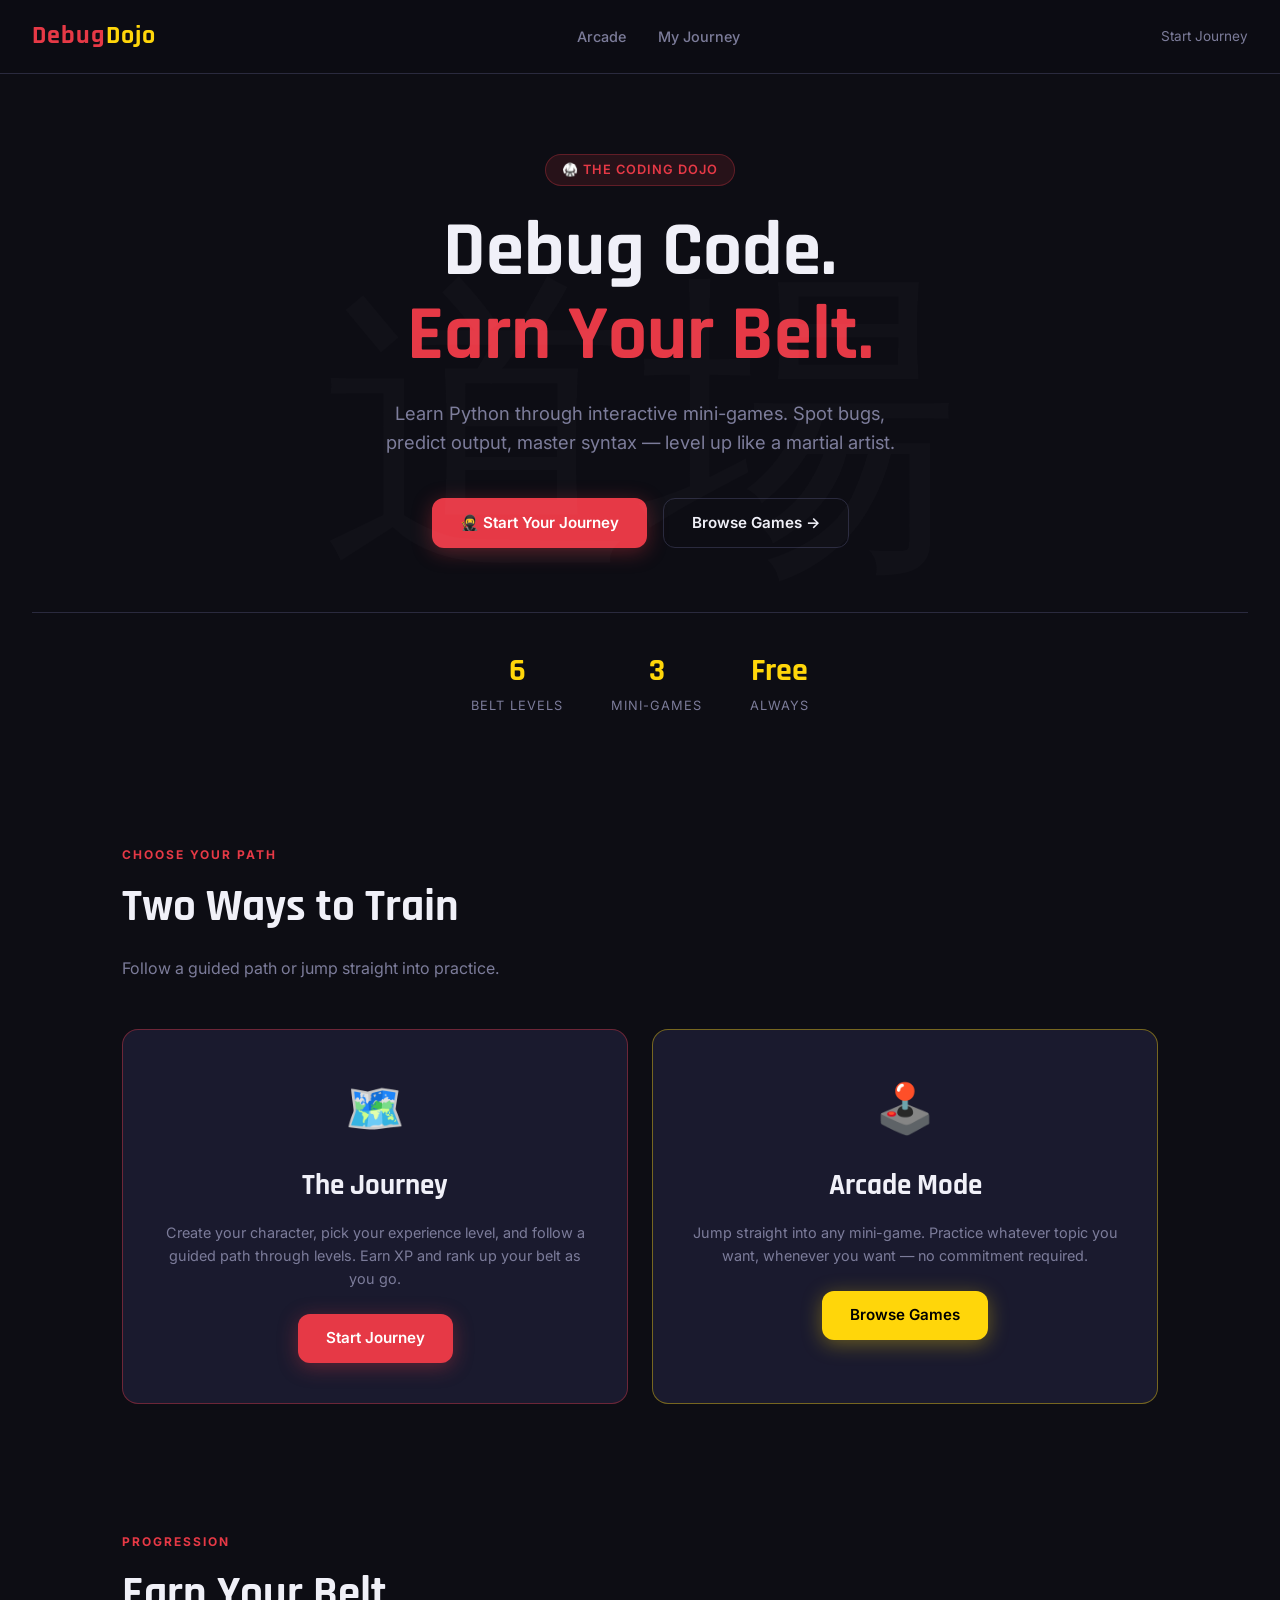
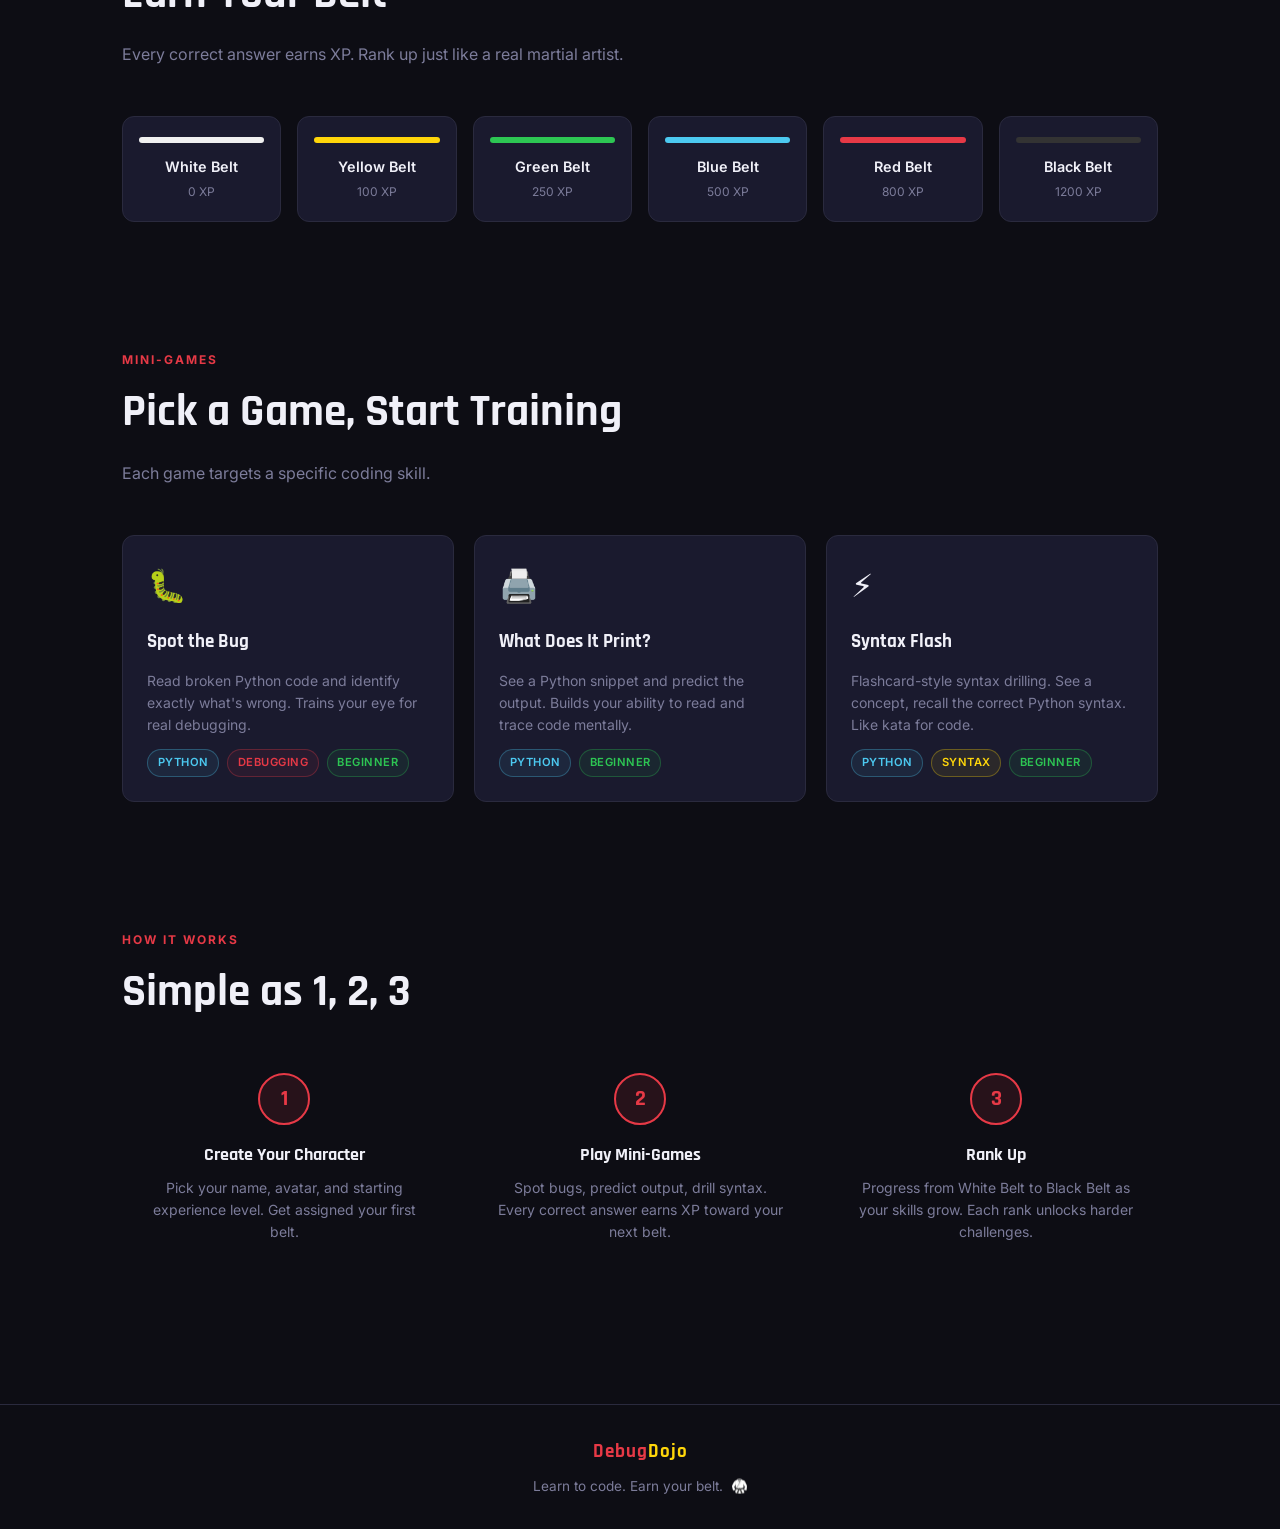
<file: index.html>
<!DOCTYPE html>
<html lang="en">
<head>
  <meta charset="UTF-8">
  <meta name="viewport" content="width=device-width, initial-scale=1.0">
  <title>DebugDojo — Learn to Code Through Play</title>
  <meta name="description" content="DebugDojo teaches you to code through interactive mini-games. Debug Python, master syntax, and earn your black belt in programming.">
  <link rel="stylesheet" href="css/style.css">
</head>
<body>

<nav>
  <a href="index.html" class="logo">Debug<span>Dojo</span></a>
  <ul>
    <li><a href="arcade.html">Arcade</a></li>
    <li><a href="journey.html">My Journey</a></li>
  </ul>
  <a href="journey.html" class="nav-belt" id="nav-belt">
    <span class="belt-dot" style="--belt-color:#f0f0f0"></span>
    <span class="belt-name">Start Journey</span>
  </a>
</nav>

<div class="hero">
  <div class="hero-tag">🥋 The Coding Dojo</div>
  <h1>Debug Code.<br><span>Earn Your Belt.</span></h1>
  <p>Learn Python through interactive mini-games. Spot bugs, predict output, master syntax — level up like a martial artist.</p>
  <div class="hero-btns">
    <a href="journey.html" class="btn btn-red">🥷 Start Your Journey</a>
    <a href="arcade.html"  class="btn btn-ghost">Browse Games →</a>
  </div>
  <div class="hero-stats">
    <div>
      <div class="stat-num">6</div>
      <div class="stat-label">Belt Levels</div>
    </div>
    <div>
      <div class="stat-num">3</div>
      <div class="stat-label">Mini-Games</div>
    </div>
    <div>
      <div class="stat-num">Free</div>
      <div class="stat-label">Always</div>
    </div>
  </div>
</div>

<section>
  <div class="section-tag">Choose Your Path</div>
  <div class="section-title">Two Ways to Train</div>
  <p class="section-sub">Follow a guided path or jump straight into practice.</p>
  <div class="modes">
    <a href="journey.html" class="mode-card journey">
      <div class="mode-icon">🗺️</div>
      <h2>The Journey</h2>
      <p>Create your character, pick your experience level, and follow a guided path through levels. Earn XP and rank up your belt as you go.</p>
      <span class="btn btn-red">Start Journey</span>
    </a>
    <a href="arcade.html" class="mode-card arcade">
      <div class="mode-icon">🕹️</div>
      <h2>Arcade Mode</h2>
      <p>Jump straight into any mini-game. Practice whatever topic you want, whenever you want — no commitment required.</p>
      <span class="btn btn-gold">Browse Games</span>
    </a>
  </div>
</section>

<section>
  <div class="section-tag">Progression</div>
  <div class="section-title">Earn Your Belt</div>
  <p class="section-sub">Every correct answer earns XP. Rank up just like a real martial artist.</p>
  <div class="belts-grid">
    <div class="belt-card">
      <div class="belt-stripe" style="background:#f0f0f0"></div>
      <div class="name">White Belt</div>
      <div class="xp">0 XP</div>
    </div>
    <div class="belt-card">
      <div class="belt-stripe" style="background:#ffd60a"></div>
      <div class="name">Yellow Belt</div>
      <div class="xp">100 XP</div>
    </div>
    <div class="belt-card">
      <div class="belt-stripe" style="background:#2dc653"></div>
      <div class="name">Green Belt</div>
      <div class="xp">250 XP</div>
    </div>
    <div class="belt-card">
      <div class="belt-stripe" style="background:#4cc9f0"></div>
      <div class="name">Blue Belt</div>
      <div class="xp">500 XP</div>
    </div>
    <div class="belt-card">
      <div class="belt-stripe" style="background:#e63946"></div>
      <div class="name">Red Belt</div>
      <div class="xp">800 XP</div>
    </div>
    <div class="belt-card">
      <div class="belt-stripe" style="background:#333"></div>
      <div class="name">Black Belt</div>
      <div class="xp">1200 XP</div>
    </div>
  </div>
</section>

<section>
  <div class="section-tag">Mini-Games</div>
  <div class="section-title">Pick a Game, Start Training</div>
  <p class="section-sub">Each game targets a specific coding skill.</p>
  <div class="games-grid">
    <a href="games/spot-the-bug.html" class="game-card">
      <div class="game-icon">🐛</div>
      <h3>Spot the Bug</h3>
      <p>Read broken Python code and identify exactly what's wrong. Trains your eye for real debugging.</p>
      <div class="game-meta">
        <span class="tag tag-python">Python</span>
        <span class="tag tag-debug">Debugging</span>
        <span class="tag tag-easy">Beginner</span>
      </div>
    </a>
    <a href="games/what-prints.html" class="game-card">
      <div class="game-icon">🖨️</div>
      <h3>What Does It Print?</h3>
      <p>See a Python snippet and predict the output. Builds your ability to read and trace code mentally.</p>
      <div class="game-meta">
        <span class="tag tag-python">Python</span>
        <span class="tag tag-easy">Beginner</span>
      </div>
    </a>
    <a href="games/syntax-flash.html" class="game-card">
      <div class="game-icon">⚡</div>
      <h3>Syntax Flash</h3>
      <p>Flashcard-style syntax drilling. See a concept, recall the correct Python syntax. Like kata for code.</p>
      <div class="game-meta">
        <span class="tag tag-python">Python</span>
        <span class="tag tag-syntax">Syntax</span>
        <span class="tag tag-easy">Beginner</span>
      </div>
    </a>
  </div>
</section>

<section>
  <div class="section-tag">How It Works</div>
  <div class="section-title">Simple as 1, 2, 3</div>
  <div class="steps">
    <div class="step">
      <div class="step-num">1</div>
      <h3>Create Your Character</h3>
      <p>Pick your name, avatar, and starting experience level. Get assigned your first belt.</p>
    </div>
    <div class="step">
      <div class="step-num">2</div>
      <h3>Play Mini-Games</h3>
      <p>Spot bugs, predict output, drill syntax. Every correct answer earns XP toward your next belt.</p>
    </div>
    <div class="step">
      <div class="step-num">3</div>
      <h3>Rank Up</h3>
      <p>Progress from White Belt to Black Belt as your skills grow. Each rank unlocks harder challenges.</p>
    </div>
  </div>
</section>

<footer>
  <span class="logo">Debug<span style="color:var(--gold)">Dojo</span></span>
  <p>Learn to code. Earn your belt. &nbsp;🥋</p>
</footer>

<script src="js/app.js"></script>
</body>
</html>
</file>
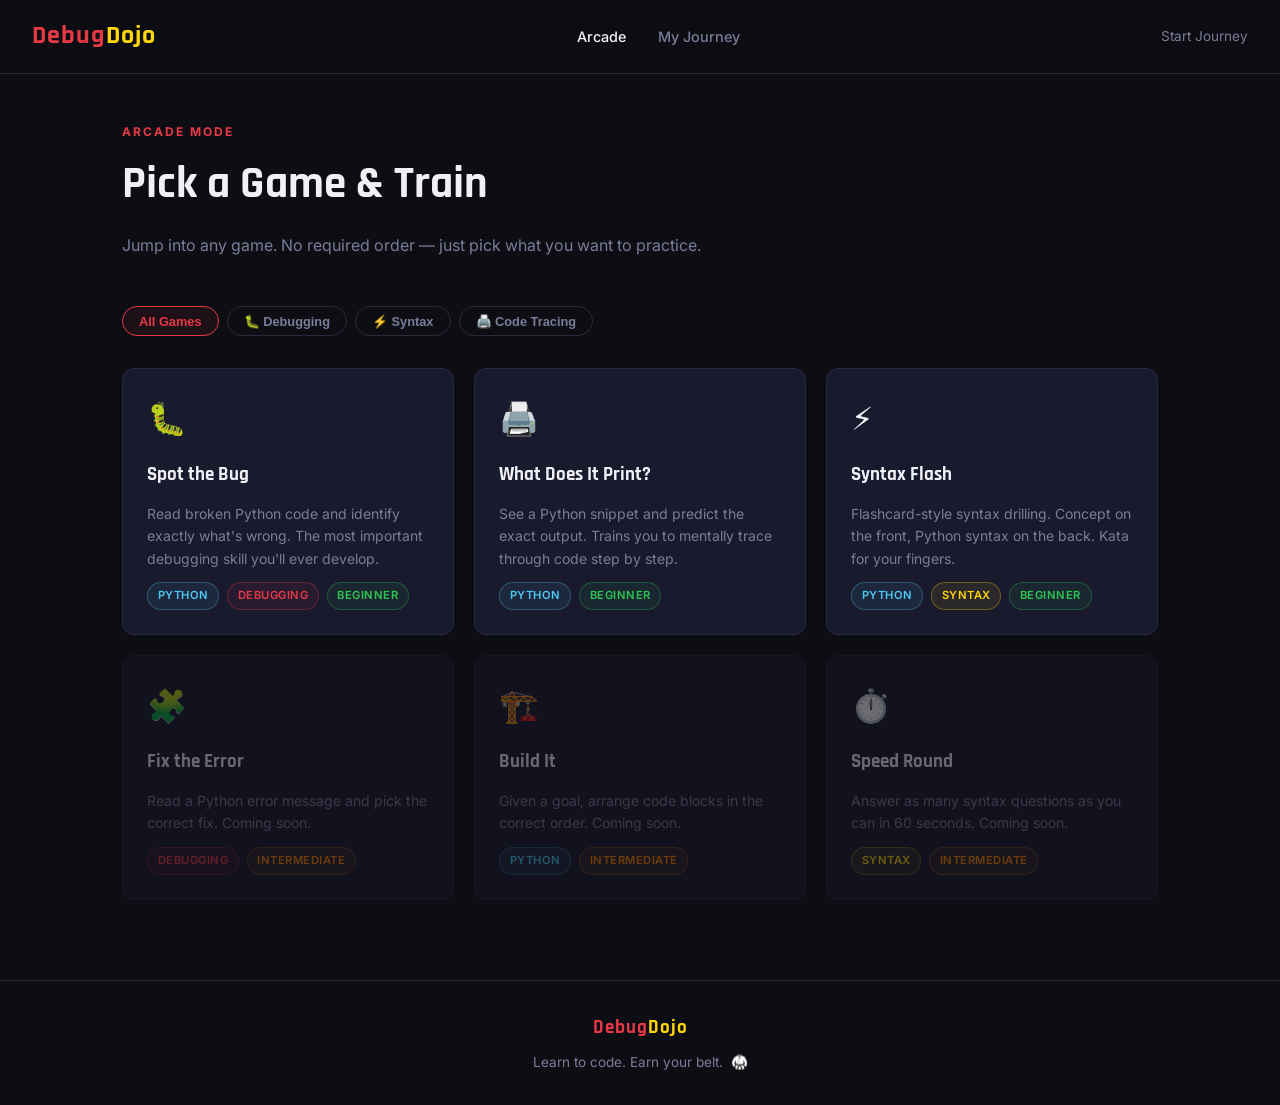
<file: arcade.html>
<!DOCTYPE html>
<html lang="en">
<head>
  <meta charset="UTF-8">
  <meta name="viewport" content="width=device-width, initial-scale=1.0">
  <title>Arcade — DebugDojo</title>
  <meta name="description" content="Browse all DebugDojo mini-games. Practice Python debugging, syntax, and problem solving.">
  <link rel="stylesheet" href="css/style.css">
</head>
<body>

<nav>
  <a href="index.html" class="logo">Debug<span>Dojo</span></a>
  <ul>
    <li><a href="arcade.html" style="color:var(--text)">Arcade</a></li>
    <li><a href="journey.html">My Journey</a></li>
  </ul>
  <a href="journey.html" class="nav-belt" id="nav-belt">
    <span class="belt-dot"></span>
    <span class="belt-name">Start Journey</span>
  </a>
</nav>

<div class="arcade-header">
  <div class="section-tag">Arcade Mode</div>
  <div class="section-title">Pick a Game & Train</div>
  <p class="section-sub">Jump into any game. No required order — just pick what you want to practice.</p>

  <div class="filter-bar">
    <button class="filter-btn active" onclick="filter('all', this)">All Games</button>
    <button class="filter-btn" onclick="filter('debug', this)">🐛 Debugging</button>
    <button class="filter-btn" onclick="filter('syntax', this)">⚡ Syntax</button>
    <button class="filter-btn" onclick="filter('trace', this)">🖨️ Code Tracing</button>
  </div>

  <div class="games-grid" id="games-grid">

    <a href="games/spot-the-bug.html" class="game-card" data-cat="debug">
      <div class="game-icon">🐛</div>
      <h3>Spot the Bug</h3>
      <p>Read broken Python code and identify exactly what's wrong. The most important debugging skill you'll ever develop.</p>
      <div class="game-meta">
        <span class="tag tag-python">Python</span>
        <span class="tag tag-debug">Debugging</span>
        <span class="tag tag-easy">Beginner</span>
      </div>
    </a>

    <a href="games/what-prints.html" class="game-card" data-cat="trace">
      <div class="game-icon">🖨️</div>
      <h3>What Does It Print?</h3>
      <p>See a Python snippet and predict the exact output. Trains you to mentally trace through code step by step.</p>
      <div class="game-meta">
        <span class="tag tag-python">Python</span>
        <span class="tag tag-easy">Beginner</span>
      </div>
    </a>

    <a href="games/syntax-flash.html" class="game-card" data-cat="syntax">
      <div class="game-icon">⚡</div>
      <h3>Syntax Flash</h3>
      <p>Flashcard-style syntax drilling. Concept on the front, Python syntax on the back. Kata for your fingers.</p>
      <div class="game-meta">
        <span class="tag tag-python">Python</span>
        <span class="tag tag-syntax">Syntax</span>
        <span class="tag tag-easy">Beginner</span>
      </div>
    </a>

    <div class="game-card" style="opacity:0.4;cursor:not-allowed">
      <div class="game-icon">🧩</div>
      <h3>Fix the Error</h3>
      <p>Read a Python error message and pick the correct fix. Coming soon.</p>
      <div class="game-meta">
        <span class="tag tag-debug">Debugging</span>
        <span class="tag tag-medium">Intermediate</span>
      </div>
    </div>

    <div class="game-card" style="opacity:0.4;cursor:not-allowed">
      <div class="game-icon">🏗️</div>
      <h3>Build It</h3>
      <p>Given a goal, arrange code blocks in the correct order. Coming soon.</p>
      <div class="game-meta">
        <span class="tag tag-python">Python</span>
        <span class="tag tag-medium">Intermediate</span>
      </div>
    </div>

    <div class="game-card" style="opacity:0.4;cursor:not-allowed">
      <div class="game-icon">⏱️</div>
      <h3>Speed Round</h3>
      <p>Answer as many syntax questions as you can in 60 seconds. Coming soon.</p>
      <div class="game-meta">
        <span class="tag tag-syntax">Syntax</span>
        <span class="tag tag-medium">Intermediate</span>
      </div>
    </div>

  </div>
</div>

<footer>
  <span class="logo">Debug<span style="color:var(--gold)">Dojo</span></span>
  <p>Learn to code. Earn your belt. &nbsp;🥋</p>
</footer>

<script src="js/app.js"></script>
<script>
function filter(cat, btn) {
  document.querySelectorAll('.filter-btn').forEach(b => b.classList.remove('active'));
  btn.classList.add('active');
  document.querySelectorAll('.game-card[data-cat]').forEach(card => {
    card.style.display = (cat === 'all' || card.dataset.cat === cat) ? '' : 'none';
  });
}
</script>
</body>
</html>
</file>
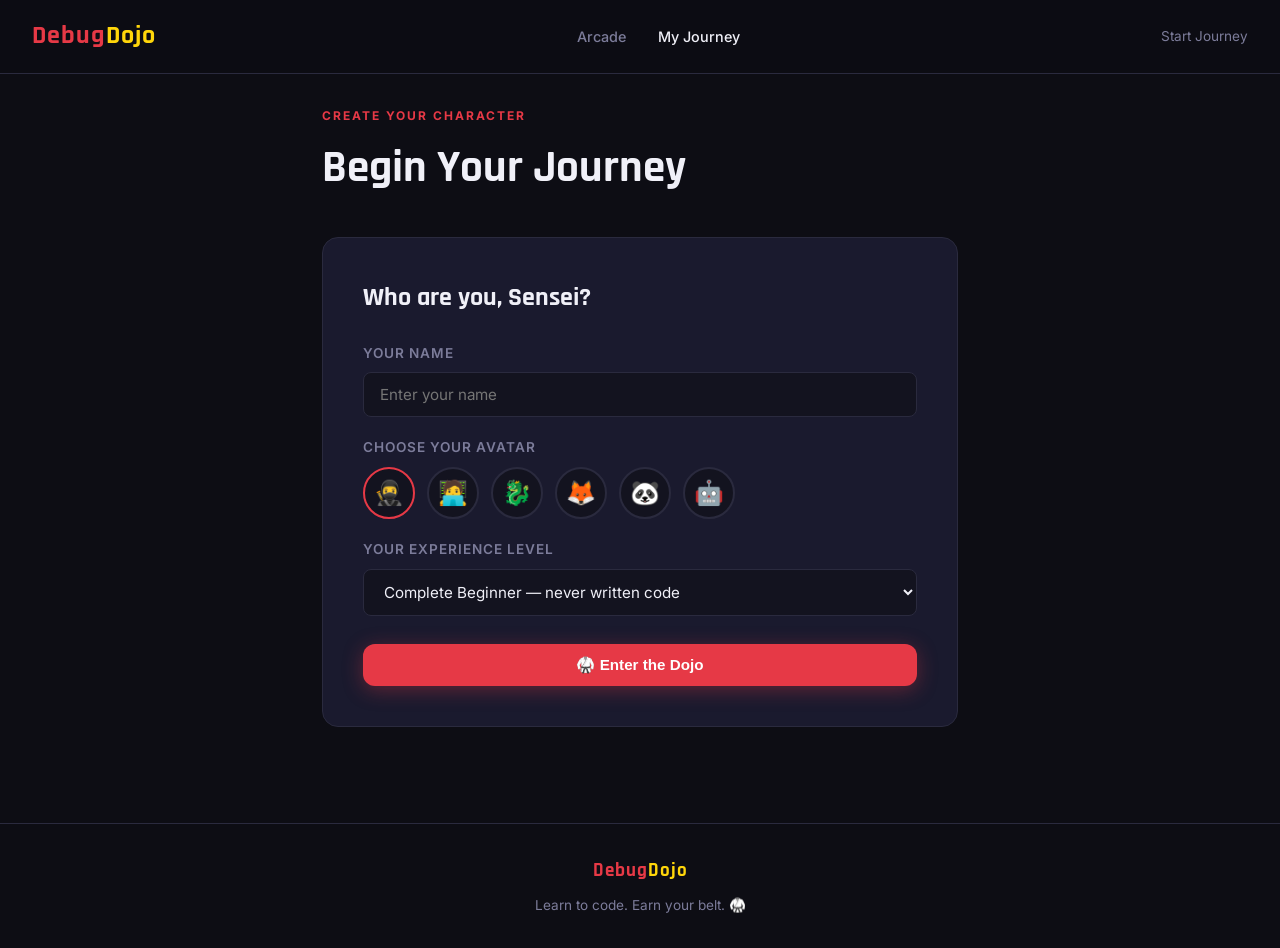
<file: journey.html>
<!DOCTYPE html>
<html lang="en">
<head>
  <meta charset="UTF-8">
  <meta name="viewport" content="width=device-width, initial-scale=1.0">
  <title>My Journey — DebugDojo</title>
  <link rel="stylesheet" href="css/style.css">
</head>
<body>

<nav>
  <a href="index.html" class="logo">Debug<span>Dojo</span></a>
  <ul>
    <li><a href="arcade.html">Arcade</a></li>
    <li><a href="journey.html" style="color:var(--text)">My Journey</a></li>
  </ul>
  <a href="journey.html" class="nav-belt" id="nav-belt">
    <span class="belt-dot"></span>
    <span class="belt-name">My Belt</span>
  </a>
</nav>

<div class="journey-page">

  <div id="setup-section">
    <div class="section-tag">Create Your Character</div>
    <h1 class="section-title" style="margin-bottom:2rem">Begin Your Journey</h1>

    <div class="setup-form">
      <h2>Who are you, Sensei?</h2>

      <div class="form-group">
        <label>Your Name</label>
        <input type="text" id="input-name" placeholder="Enter your name" maxlength="20">
      </div>

      <div class="form-group">
        <label>Choose Your Avatar</label>
        <div class="avatar-picker" id="avatar-picker">
          <div class="avatar-opt selected" data-emoji="🥷">🥷</div>
          <div class="avatar-opt" data-emoji="🧑‍💻">🧑‍💻</div>
          <div class="avatar-opt" data-emoji="🐉">🐉</div>
          <div class="avatar-opt" data-emoji="🦊">🦊</div>
          <div class="avatar-opt" data-emoji="🐼">🐼</div>
          <div class="avatar-opt" data-emoji="🤖">🤖</div>
        </div>
      </div>

      <div class="form-group">
        <label>Your Experience Level</label>
        <select id="input-level">
          <option value="0">Complete Beginner — never written code</option>
          <option value="1">Seen a little code but still confused</option>
          <option value="2">Written basic Python before</option>
        </select>
      </div>

      <button class="btn btn-red" style="width:100%;justify-content:center;margin-top:0.5rem" onclick="createPlayer()">
        🥋 Enter the Dojo
      </button>
    </div>
  </div>

  <div id="dashboard-section" style="display:none">
    <div class="section-tag">Your Journey</div>
    <h1 class="section-title" style="margin-bottom:1.5rem" id="dash-title">Welcome back!</h1>

    <div class="character-card">
      <div class="avatar" id="dash-avatar">🥷</div>
      <div style="flex:1">
        <div class="char-name" id="dash-name"></div>
        <div class="char-belt">
          <div class="belt-dot" id="dash-belt-dot"></div>
          <span id="dash-belt-name"></span>
        </div>
        <div style="display:flex;align-items:center;gap:1rem">
          <div class="xp-bar-wrap" style="flex:1">
            <div class="xp-bar-fill" id="dash-xp-bar" style="width:0%"></div>
          </div>
          <span style="font-size:0.8rem;color:var(--muted)" id="dash-xp-label">0 XP</span>
        </div>
      </div>
    </div>

    <div class="section-tag" style="margin-bottom:0.5rem">Recommended for You</div>
    <div class="games-grid" style="margin-bottom:2rem">
      <a href="games/spot-the-bug.html" class="game-card">
        <div class="game-icon">🐛</div>
        <h3>Spot the Bug</h3>
        <p>Find what's wrong in broken Python code.</p>
        <div class="game-meta">
          <span class="tag tag-debug">Debugging</span>
          <span class="tag tag-easy">Beginner</span>
        </div>
      </a>
      <a href="games/syntax-flash.html" class="game-card">
        <div class="game-icon">⚡</div>
        <h3>Syntax Flash</h3>
        <p>Drill Python syntax with flashcards.</p>
        <div class="game-meta">
          <span class="tag tag-syntax">Syntax</span>
          <span class="tag tag-easy">Beginner</span>
        </div>
      </a>
      <a href="games/what-prints.html" class="game-card">
        <div class="game-icon">🖨️</div>
        <h3>What Does It Print?</h3>
        <p>Trace through code and predict output.</p>
        <div class="game-meta">
          <span class="tag tag-python">Python</span>
          <span class="tag tag-easy">Beginner</span>
        </div>
      </a>
    </div>

    <div class="section-tag" style="margin-bottom:1rem">Belt Roadmap</div>
    <div id="belt-roadmap" style="display:flex;flex-direction:column;gap:0.75rem;margin-bottom:2rem"></div>

    <button class="btn btn-ghost" onclick="resetPlayer()" style="font-size:0.8rem">Reset Character</button>
  </div>

</div>

<footer>
  <span class="logo">Debug<span style="color:var(--gold)">Dojo</span></span>
  <p>Learn to code. Earn your belt. 🥋</p>
</footer>

<script src="js/app.js"></script>
<script>
// BELT_DATA is separate from BELTS in app.js — it adds the 'desc' field for the roadmap UI
const BELT_DATA = [
  { name:"White Belt",  color:"#f0f0f0", min:0,    max:100,  desc:"Complete the first 3 mini-games" },
  { name:"Yellow Belt", color:"#ffd60a", min:100,  max:250,  desc:"Master basic Python syntax" },
  { name:"Green Belt",  color:"#2dc653", min:250,  max:500,  desc:"Spot bugs reliably" },
  { name:"Blue Belt",   color:"#4cc9f0", min:500,  max:800,  desc:"Trace code without running it" },
  { name:"Red Belt",    color:"#e63946", min:800,  max:1200, desc:"Solve intermediate challenges" },
  { name:"Black Belt",  color:"#1a1a2e", min:1200, max:9999, desc:"Master of the Dojo" },
];

let selectedAvatar = '🥷';

document.querySelectorAll('.avatar-opt').forEach(opt => {
  opt.addEventListener('click', () => {
    document.querySelectorAll('.avatar-opt').forEach(o => o.classList.remove('selected'));
    opt.classList.add('selected');
    selectedAvatar = opt.dataset.emoji;
  });
});

function createPlayer() {
  const name = document.getElementById('input-name').value.trim();
  if (!name) { alert('Please enter your name!'); return; }
  const level = parseInt(document.getElementById('input-level').value);
  const startXP = [0, 20, 50][level] || 0;
  const player = { name, avatar: selectedAvatar, xp: startXP, created: Date.now() };
  localStorage.setItem('dd_player', JSON.stringify(player));
  showDashboard(player);
}

function showDashboard(player) {
  document.getElementById('setup-section').style.display = 'none';
  document.getElementById('dashboard-section').style.display = 'block';

  const belt = getBelt(player.xp); // getBelt comes from app.js
  document.getElementById('dash-title').textContent = `Welcome back, ${player.name}!`;
  document.getElementById('dash-avatar').textContent = player.avatar;
  document.getElementById('dash-name').textContent = player.name;
  document.getElementById('dash-belt-name').textContent = belt.name;
  document.getElementById('dash-belt-dot').style.background = belt.color;
  document.getElementById('dash-xp-label').textContent = `${player.xp} XP`;

  const pct = Math.min(100, ((player.xp - belt.min) / (belt.max - belt.min)) * 100);
  document.getElementById('dash-xp-bar').style.width = pct + '%';

  const roadmap = document.getElementById('belt-roadmap');
  roadmap.innerHTML = '';
  BELT_DATA.forEach(b => {
    const earned = player.xp >= b.min;
    const current = player.xp >= b.min && player.xp < b.max;
    const div = document.createElement('div');
    div.style.cssText = `display:flex;align-items:center;gap:1rem;padding:0.75rem 1rem;border-radius:10px;border:1px solid ${current ? b.color : 'var(--border)'};background:${current ? 'rgba(255,255,255,0.03)' : 'transparent'};opacity:${earned ? 1 : 0.4}`;
    div.innerHTML = `
      <div style="width:16px;height:16px;border-radius:50%;background:${b.color};flex-shrink:0"></div>
      <div style="flex:1">
        <div style="font-weight:600;font-size:0.9rem">${b.name} ${current ? '<span style="color:var(--gold);font-size:0.75rem">← YOU ARE HERE</span>' : ''}</div>
        <div style="font-size:0.75rem;color:var(--muted)">${b.desc} · ${b.min} XP</div>
      </div>
      <div style="font-size:1rem">${earned ? '✅' : '🔒'}</div>
    `;
    roadmap.appendChild(div);
  });
}

function resetPlayer() {
  if (!confirm('Reset your character? All XP will be lost.')) return;
  localStorage.removeItem('dd_player');
  location.reload();
}

const player = JSON.parse(localStorage.getItem('dd_player') || 'null');
if (player) showDashboard(player);
</script>
</body>
</html>
</file>
<file: css/style.css>
@import url('https://fonts.googleapis.com/css2?family=Inter:wght@400;500;600;700&family=Rajdhani:wght@600;700&display=swap');

:root {
  --bg:        #0d0d14;
  --bg2:       #13131f;
  --card:      #1a1a2e;
  --card-h:    #1f1f38;
  --border:    #2a2a3e;
  --red:       #e63946;
  --gold:      #ffd60a;
  --blue:      #4cc9f0;
  --green:     #2dc653;
  --text:      #f0f0f8;
  --muted:     #7c7c9a;
  --radius:    12px;
  --shadow:    0 4px 32px rgba(0,0,0,0.5);
}

* { margin:0; padding:0; box-sizing:border-box; }

body {
  background: var(--bg);
  color: var(--text);
  font-family: 'Inter', system-ui, sans-serif;
  line-height: 1.6;
  min-height: 100vh;
}

a { color: inherit; text-decoration: none; }

nav {
  display: flex;
  align-items: center;
  justify-content: space-between;
  padding: 1rem 2rem;
  border-bottom: 1px solid var(--border);
  position: sticky;
  top: 0;
  background: rgba(13,13,20,0.95);
  backdrop-filter: blur(10px);
  z-index: 100;
}

.logo {
  font-family: 'Rajdhani', sans-serif;
  font-size: 1.6rem;
  font-weight: 700;
  color: var(--red);
  letter-spacing: 1px;
}

.logo span { color: var(--gold); }

nav ul {
  display: flex;
  gap: 2rem;
  list-style: none;
}

nav ul a {
  color: var(--muted);
  font-size: 0.9rem;
  font-weight: 500;
  transition: color 0.2s;
}

nav ul a:hover { color: var(--text); }

.nav-belt {
  display: flex;
  align-items: center;
  gap: 0.5rem;
  font-size: 0.85rem;
  color: var(--muted);
}

.belt-dot {
  width: 12px;
  height: 12px;
  border-radius: 50%;
  background: var(--belt-color, #fff);
}

.btn {
  display: inline-flex;
  align-items: center;
  gap: 0.5rem;
  padding: 0.75rem 1.75rem;
  border-radius: var(--radius);
  font-weight: 600;
  font-size: 0.95rem;
  cursor: pointer;
  border: none;
  transition: transform 0.15s, box-shadow 0.15s, opacity 0.15s;
}

.btn:hover { transform: translateY(-2px); opacity: 0.92; }
.btn:active { transform: translateY(0); }

.btn-red   { background: var(--red);  color: #fff; box-shadow: 0 4px 20px rgba(230,57,70,0.35); }
.btn-gold  { background: var(--gold); color: #000; box-shadow: 0 4px 20px rgba(255,214,10,0.35); }
.btn-ghost { background: transparent; color: var(--text); border: 1px solid var(--border); }
.btn-ghost:hover { border-color: var(--muted); }

.hero {
  text-align: center;
  padding: 5rem 2rem 4rem;
  position: relative;
  overflow: hidden;
}

.hero::before {
  content: '道場';
  position: absolute;
  font-size: 20rem;
  color: rgba(255,255,255,0.015);
  font-family: serif;
  top: 50%;
  left: 50%;
  transform: translate(-50%, -50%);
  pointer-events: none;
  user-select: none;
}

.hero-tag {
  display: inline-block;
  background: rgba(230,57,70,0.12);
  color: var(--red);
  border: 1px solid rgba(230,57,70,0.3);
  border-radius: 999px;
  padding: 0.3rem 1rem;
  font-size: 0.8rem;
  font-weight: 600;
  letter-spacing: 1px;
  text-transform: uppercase;
  margin-bottom: 1.5rem;
}

.hero h1 {
  font-family: 'Rajdhani', sans-serif;
  font-size: clamp(2.5rem, 6vw, 5rem);
  font-weight: 700;
  line-height: 1.1;
  margin-bottom: 1.25rem;
}

.hero h1 span { color: var(--red); }

.hero p {
  font-size: 1.15rem;
  color: var(--muted);
  max-width: 520px;
  margin: 0 auto 2.5rem;
}

.hero-btns {
  display: flex;
  gap: 1rem;
  justify-content: center;
  flex-wrap: wrap;
}

.hero-stats {
  display: flex;
  justify-content: center;
  gap: 3rem;
  margin-top: 4rem;
  padding-top: 2rem;
  border-top: 1px solid var(--border);
}

.stat-num {
  font-family: 'Rajdhani', sans-serif;
  font-size: 2rem;
  font-weight: 700;
  color: var(--gold);
}

.stat-label {
  font-size: 0.8rem;
  color: var(--muted);
  text-transform: uppercase;
  letter-spacing: 1px;
}

section { padding: 4rem 2rem; max-width: 1100px; margin: 0 auto; }

.section-tag {
  font-size: 0.75rem;
  font-weight: 700;
  text-transform: uppercase;
  letter-spacing: 2px;
  color: var(--red);
  margin-bottom: 0.5rem;
}

.section-title {
  font-family: 'Rajdhani', sans-serif;
  font-size: clamp(1.8rem, 4vw, 2.8rem);
  font-weight: 700;
  margin-bottom: 0.75rem;
}

.section-sub {
  color: var(--muted);
  font-size: 1rem;
  margin-bottom: 3rem;
}

.belts-grid {
  display: grid;
  grid-template-columns: repeat(auto-fit, minmax(140px, 1fr));
  gap: 1rem;
}

.belt-card {
  background: var(--card);
  border: 1px solid var(--border);
  border-radius: var(--radius);
  padding: 1.25rem 1rem;
  text-align: center;
  transition: transform 0.2s;
}

.belt-card:hover { transform: translateY(-3px); }

.belt-stripe {
  height: 6px;
  border-radius: 999px;
  margin-bottom: 0.75rem;
}

.belt-card .name { font-weight: 600; font-size: 0.9rem; margin-bottom: 0.25rem; }
.belt-card .xp   { font-size: 0.75rem; color: var(--muted); }

.games-grid {
  display: grid;
  grid-template-columns: repeat(auto-fill, minmax(300px, 1fr));
  gap: 1.25rem;
}

.game-card {
  background: var(--card);
  border: 1px solid var(--border);
  border-radius: var(--radius);
  padding: 1.5rem;
  display: flex;
  flex-direction: column;
  gap: 0.75rem;
  transition: border-color 0.2s, transform 0.2s;
  cursor: pointer;
}

.game-card:hover { border-color: var(--red); transform: translateY(-3px); }

.game-icon { font-size: 2rem; margin-bottom: 0.25rem; }

.game-card h3 {
  font-family: 'Rajdhani', sans-serif;
  font-size: 1.2rem;
  font-weight: 700;
}

.game-card p { font-size: 0.875rem; color: var(--muted); flex: 1; }

.game-meta { display: flex; gap: 0.5rem; flex-wrap: wrap; }

.tag {
  font-size: 0.7rem;
  font-weight: 600;
  text-transform: uppercase;
  letter-spacing: 0.5px;
  padding: 0.25rem 0.6rem;
  border-radius: 999px;
  border: 1px solid;
}

.tag-python { color: #4cc9f0; border-color: rgba(76,201,240,0.3); background: rgba(76,201,240,0.08); }
.tag-debug  { color: var(--red); border-color: rgba(230,57,70,0.3); background: rgba(230,57,70,0.08); }
.tag-syntax { color: var(--gold); border-color: rgba(255,214,10,0.3); background: rgba(255,214,10,0.08); }
.tag-easy   { color: var(--green); border-color: rgba(45,198,83,0.3); background: rgba(45,198,83,0.08); }
.tag-medium { color: #fb8500; border-color: rgba(251,133,0,0.3); background: rgba(251,133,0,0.08); }

.steps { display: grid; grid-template-columns: repeat(auto-fit, minmax(220px, 1fr)); gap: 2rem; }

.step { text-align: center; padding: 2rem 1rem; }

.step-num {
  width: 52px;
  height: 52px;
  border-radius: 50%;
  background: rgba(230,57,70,0.12);
  border: 2px solid var(--red);
  color: var(--red);
  font-family: 'Rajdhani', sans-serif;
  font-size: 1.4rem;
  font-weight: 700;
  display: flex;
  align-items: center;
  justify-content: center;
  margin: 0 auto 1rem;
}

.step h3 { font-family: 'Rajdhani', sans-serif; font-size: 1.1rem; font-weight: 700; margin-bottom: 0.5rem; }
.step p  { font-size: 0.875rem; color: var(--muted); }

.modes { display: grid; grid-template-columns: 1fr 1fr; gap: 1.5rem; }

.mode-card {
  background: var(--card);
  border: 1px solid var(--border);
  border-radius: 16px;
  padding: 2.5rem 2rem;
  text-align: center;
  transition: border-color 0.2s, transform 0.2s;
}

.mode-card:hover { transform: translateY(-4px); }
.mode-card.journey { border-color: rgba(230,57,70,0.4); }
.mode-card.arcade  { border-color: rgba(255,214,10,0.4); }

.mode-icon { font-size: 3rem; margin-bottom: 1rem; }

.mode-card h2 {
  font-family: 'Rajdhani', sans-serif;
  font-size: 1.8rem;
  font-weight: 700;
  margin-bottom: 0.75rem;
}

.mode-card p { color: var(--muted); font-size: 0.9rem; margin-bottom: 1.5rem; }

.game-page { max-width: 760px; margin: 0 auto; padding: 2rem; }

.game-header {
  display: flex;
  justify-content: space-between;
  align-items: center;
  margin-bottom: 2rem;
}

.game-title {
  font-family: 'Rajdhani', sans-serif;
  font-size: 1.8rem;
  font-weight: 700;
}

.score-box {
  background: var(--card);
  border: 1px solid var(--border);
  border-radius: var(--radius);
  padding: 0.5rem 1.25rem;
  text-align: center;
}

.score-box .num   { font-family: 'Rajdhani', sans-serif; font-size: 1.5rem; font-weight: 700; color: var(--gold); }
.score-box .label { font-size: 0.7rem; color: var(--muted); }

.progress-wrap {
  background: var(--border);
  border-radius: 999px;
  height: 6px;
  margin-bottom: 2rem;
  overflow: hidden;
}

.progress-fill {
  height: 100%;
  background: var(--red);
  border-radius: 999px;
  transition: width 0.4s ease;
}

.code-block {
  background: #0a0a12;
  border: 1px solid var(--border);
  border-radius: var(--radius);
  padding: 1.5rem;
  margin-bottom: 1.5rem;
  font-family: 'JetBrains Mono', 'Fira Code', monospace;
  font-size: 0.95rem;
  line-height: 1.8;
  white-space: pre;
  overflow-x: auto;
}

.bug-line {
  background: rgba(230,57,70,0.15);
  border-left: 3px solid var(--red);
  margin: 0 -1.5rem;
  padding: 0 1.5rem;
}

.question-text { font-size: 1.05rem; font-weight: 600; margin-bottom: 1.25rem; }

.options { display: flex; flex-direction: column; gap: 0.75rem; margin-bottom: 1.5rem; }

.option {
  background: var(--card);
  border: 2px solid var(--border);
  border-radius: var(--radius);
  padding: 1rem 1.25rem;
  cursor: pointer;
  display: flex;
  align-items: center;
  gap: 1rem;
  transition: border-color 0.15s, background 0.15s;
  font-size: 0.9rem;
}

.option:hover   { border-color: var(--muted); background: var(--card-h); }
.option.correct { border-color: var(--green); background: rgba(45,198,83,0.1); }
.option.wrong   { border-color: var(--red);   background: rgba(230,57,70,0.1); }

.option-letter {
  width: 32px;
  height: 32px;
  border-radius: 50%;
  background: var(--bg2);
  border: 1px solid var(--border);
  display: flex;
  align-items: center;
  justify-content: center;
  font-weight: 700;
  font-size: 0.85rem;
  flex-shrink: 0;
  font-family: 'Rajdhani', sans-serif;
}

.explain-box {
  background: rgba(76,201,240,0.06);
  border: 1px solid rgba(76,201,240,0.25);
  border-radius: var(--radius);
  padding: 1.25rem;
  font-size: 0.9rem;
  line-height: 1.7;
  display: none;
}

.explain-box.show { display: block; }
.explain-box strong { color: var(--blue); }

.xp-toast {
  position: fixed;
  top: 80px;
  right: 2rem;
  background: var(--card);
  border: 1px solid var(--gold);
  border-radius: var(--radius);
  padding: 0.75rem 1.25rem;
  color: var(--gold);
  font-weight: 700;
  font-family: 'Rajdhani', sans-serif;
  font-size: 1.1rem;
  transform: translateY(-20px);
  opacity: 0;
  transition: all 0.3s;
  z-index: 999;
}

.xp-toast.show { transform: translateY(0); opacity: 1; }

.results-card {
  background: var(--card);
  border: 1px solid var(--border);
  border-radius: 16px;
  padding: 3rem 2rem;
  text-align: center;
  display: none;
}

.results-card.show { display: block; }

.results-score {
  font-family: 'Rajdhani', sans-serif;
  font-size: 5rem;
  font-weight: 700;
  color: var(--gold);
  line-height: 1;
  margin-bottom: 0.5rem;
}

.results-label  { color: var(--muted); margin-bottom: 2rem; }
.results-actions { display: flex; gap: 1rem; justify-content: center; flex-wrap: wrap; margin-top: 2rem; }

.journey-page { max-width: 700px; margin: 0 auto; padding: 2rem; }

.character-card {
  background: var(--card);
  border: 1px solid var(--border);
  border-radius: 16px;
  padding: 2rem;
  margin-bottom: 2rem;
  display: flex;
  align-items: center;
  gap: 2rem;
}

.avatar {
  width: 80px;
  height: 80px;
  border-radius: 50%;
  background: var(--bg2);
  border: 3px solid var(--red);
  display: flex;
  align-items: center;
  justify-content: center;
  font-size: 2.5rem;
  flex-shrink: 0;
}

.char-name { font-family: 'Rajdhani', sans-serif; font-size: 1.6rem; font-weight: 700; }

.char-belt {
  display: flex;
  align-items: center;
  gap: 0.5rem;
  margin: 0.25rem 0 0.75rem;
  font-size: 0.85rem;
  color: var(--muted);
}

.xp-bar-wrap { background: var(--border); border-radius: 999px; height: 8px; flex: 1; }
.xp-bar-fill { height: 100%; border-radius: 999px; background: var(--gold); transition: width 0.6s ease; }
.xp-label    { font-size: 0.75rem; color: var(--muted); margin-top: 0.25rem; }

.setup-form {
  background: var(--card);
  border: 1px solid var(--border);
  border-radius: 16px;
  padding: 2.5rem;
}

.setup-form h2 { font-family: 'Rajdhani', sans-serif; font-size: 1.6rem; margin-bottom: 1.5rem; }

.form-group { margin-bottom: 1.25rem; }

.form-group label {
  display: block;
  font-size: 0.85rem;
  font-weight: 600;
  color: var(--muted);
  text-transform: uppercase;
  letter-spacing: 1px;
  margin-bottom: 0.5rem;
}

.form-group input,
.form-group select {
  width: 100%;
  background: var(--bg2);
  border: 1px solid var(--border);
  border-radius: 8px;
  padding: 0.75rem 1rem;
  color: var(--text);
  font-size: 0.95rem;
  font-family: 'Inter', sans-serif;
  outline: none;
  transition: border-color 0.2s;
}

.form-group input:focus,
.form-group select:focus { border-color: var(--red); }

.avatar-picker { display: flex; gap: 0.75rem; flex-wrap: wrap; }

.avatar-opt {
  width: 52px;
  height: 52px;
  border-radius: 50%;
  background: var(--bg2);
  border: 2px solid var(--border);
  display: flex;
  align-items: center;
  justify-content: center;
  font-size: 1.5rem;
  cursor: pointer;
  transition: border-color 0.15s;
}

.avatar-opt:hover,
.avatar-opt.selected { border-color: var(--red); }

footer {
  border-top: 1px solid var(--border);
  text-align: center;
  padding: 2rem;
  color: var(--muted);
  font-size: 0.85rem;
  margin-top: 4rem;
}

footer .logo { font-size: 1.2rem; margin-bottom: 0.5rem; display: block; }

.arcade-header { padding: 3rem 2rem 1rem; max-width: 1100px; margin: 0 auto; }

.filter-bar { display: flex; gap: 0.5rem; flex-wrap: wrap; margin-bottom: 2rem; }

.filter-btn {
  padding: 0.4rem 1rem;
  border-radius: 999px;
  border: 1px solid var(--border);
  background: transparent;
  color: var(--muted);
  font-size: 0.8rem;
  font-weight: 600;
  cursor: pointer;
  transition: all 0.15s;
}

.filter-btn:hover,
.filter-btn.active { border-color: var(--red); color: var(--red); background: rgba(230,57,70,0.08); }

.flash-card {
  background: var(--card);
  border: 1px solid var(--border);
  border-radius: 16px;
  padding: 2.5rem 2rem;
  text-align: center;
  margin-bottom: 1.5rem;
}

.concept-label {
  font-size: 0.75rem;
  font-weight: 700;
  text-transform: uppercase;
  letter-spacing: 2px;
  color: var(--muted);
  margin-bottom: 0.5rem;
}

.concept-text  { font-size: 1.3rem; font-weight: 600; margin-bottom: 0.25rem; }
.concept-hint  { font-size: 0.85rem; color: var(--muted); }

@media (max-width: 640px) {
  nav ul { display: none; }
  .modes { grid-template-columns: 1fr; }
  .hero-stats { gap: 1.5rem; }
  .character-card { flex-direction: column; text-align: center; }
  .game-header { flex-direction: column; gap: 1rem; align-items: flex-start; }
}
</file>
